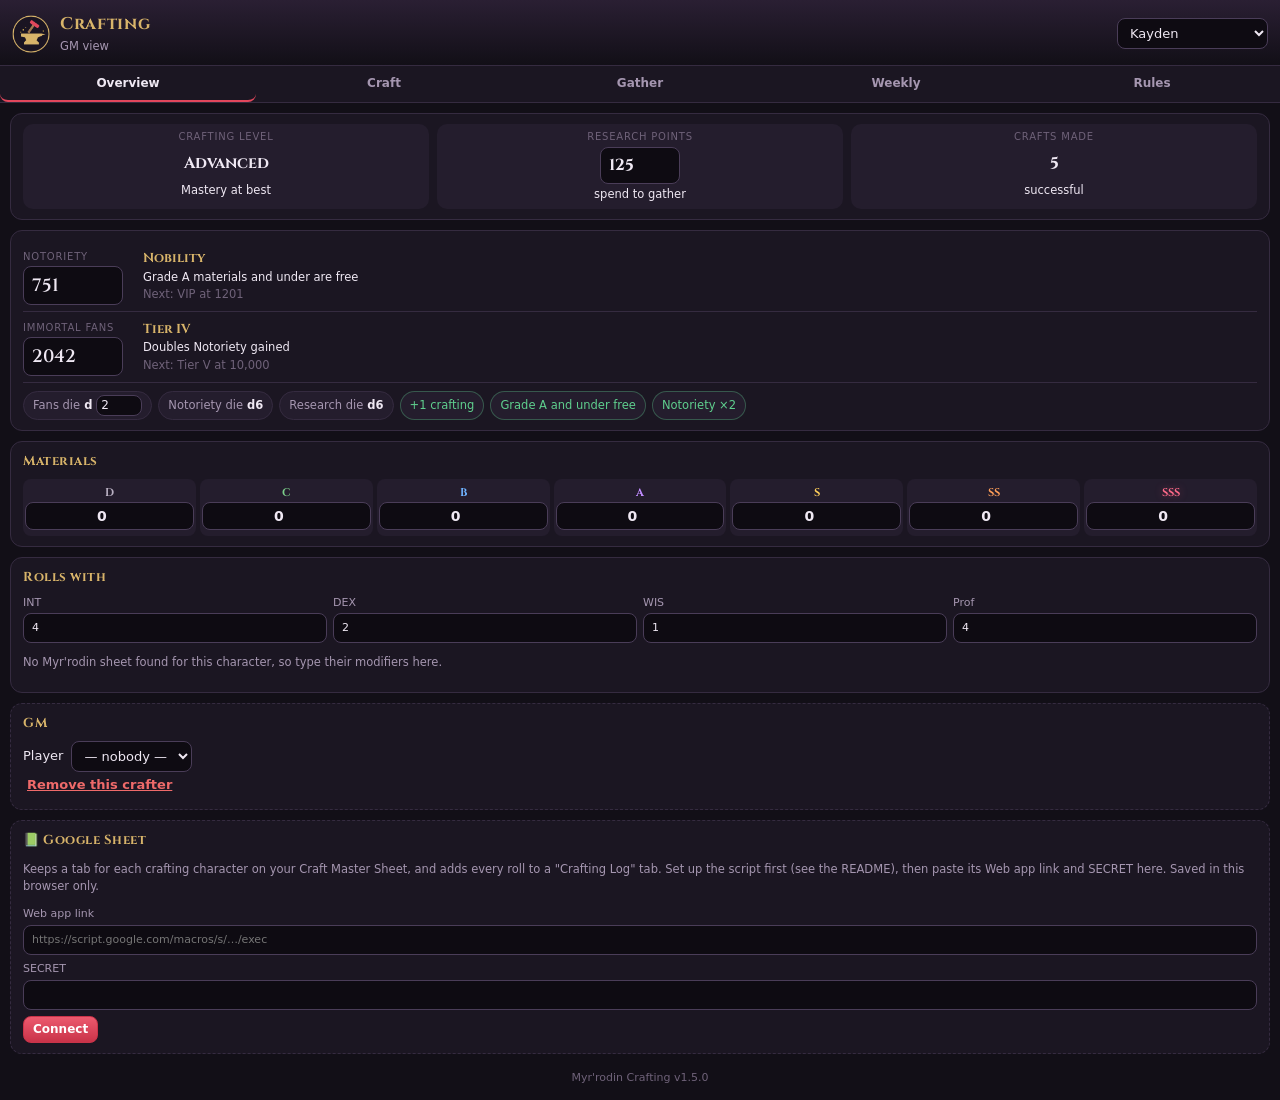
<file: index.html>
<!doctype html>
<html lang="en">
<head>
  <meta charset="utf-8" />
  <meta name="viewport" content="width=device-width, initial-scale=1" />
  <title>Myr'rodin Crafting</title>
  <link rel="preconnect" href="https://fonts.googleapis.com" />
  <link rel="preconnect" href="https://fonts.gstatic.com" crossorigin />
  <link href="https://fonts.googleapis.com/css2?family=Cinzel:wght@500;700&display=swap" rel="stylesheet" />
  <link rel="stylesheet" href="css/crafting.css?v=1.5.0" />
</head>
<body>
  <header class="top">
    <div class="brand"><img class="sigil" src="icon.png" alt="" /><div><h1>Crafting</h1><small id="who">Myr'rodin</small></div></div>
    <select id="char" aria-label="Character"></select>
  </header>
  <nav class="tabs" role="tablist">
    <button role="tab" data-tab="overview" class="on">Overview</button>
    <button role="tab" data-tab="craft">Craft</button>
    <button role="tab" data-tab="gather">Gather</button>
    <button role="tab" data-tab="weekly">Weekly</button>
    <button role="tab" data-tab="rules">Rules</button>
  </nav>
  <main id="app"><p class="muted center">Loading…</p></main>
  <footer class="ver">Myr'rodin Crafting v1.5.0</footer>
  <script type="module" src="js/app.js?v=1.5.0"></script>
  <script>(function(){var V="1.5.0";fetch("manifest.json",{cache:"no-store"}).then(r=>r.json()).then(function(m){var q=new URLSearchParams(location.search);if(m.version&&m.version!==V&&q.get("fresh")!==m.version){q.set("fresh",m.version);location.replace(location.pathname+"?"+q.toString()+location.hash);}}).catch(function(){});})();</script>
</body>
</html>
</file>
<file: css/crafting.css>
/* Myr'rodin Crafting — same look as the Myr'rodin System */
:root {
  --bg: #120f17; --surface: #1b1622; --raised: #241d2d; --sunken: #0e0b12;
  --line: #352b40; --line-strong: #4a3d58;
  --text: #efe8f3; --muted: #a596b0; --faint: #6f6279;
  --ember: #e2475c; --gold: #d8b46a; --good: #5fcf8e; --bad: #ef6a6a;
  --display: "Cinzel", Georgia, serif;
  --body: ui-sans-serif, system-ui, -apple-system, "Segoe UI", Roboto, sans-serif;
  color-scheme: dark;
}
* { box-sizing: border-box; }
html { overflow-y: auto; scrollbar-width: thin; scrollbar-color: #d8b46a66 transparent; -webkit-overflow-scrolling: touch; overscroll-behavior: contain; }
body { margin: 0; background: var(--bg); color: var(--text); font: 13px/1.45 var(--body); min-height: 100vh; }
h1, h3 { font-family: var(--display); color: var(--gold); margin: 0; letter-spacing: .04em; }
h1 { font-size: 17px; }
h3 { font-size: 13px; margin-bottom: 8px; }
.muted { color: var(--muted); } .faint { color: var(--faint); } .small, small { font-size: 11.5px; }
.bad { color: var(--bad); } .good { color: var(--good); } .center { text-align: center; }
.pad { padding: 0 12px; margin: 10px 0 0; }

.top { display: flex; align-items: center; justify-content: space-between; gap: 10px; padding: 12px 12px 10px; background: linear-gradient(180deg, #2a1f33, var(--bg)); border-bottom: 1px solid var(--line); }
.brand { display: flex; align-items: center; gap: 10px; min-width: 0; }
.sigil { width: 38px; height: 38px; }
.brand small { color: var(--muted); }
#char { max-width: 190px; }

.tabs { position: sticky; top: 0; z-index: 5; display: grid; grid-template-columns: repeat(5, 1fr); background: var(--surface); border-bottom: 1px solid var(--line); }
.tabs button { background: none; border: 0; border-bottom: 2px solid transparent; color: var(--muted); padding: 10px 2px; font: 600 12px var(--body); cursor: pointer; }
.tabs button.on { color: var(--text); border-bottom-color: var(--ember); }

main { padding: 10px; display: grid; gap: 10px; }
.card { background: var(--surface); border: 1px solid var(--line); border-radius: 12px; padding: 10px 12px; }
.card.gm { border-style: dashed; }
.row { display: flex; align-items: center; gap: 8px; justify-content: space-between; flex-wrap: wrap; }
.row h3 { margin: 0; }
.grid3 { display: grid; grid-template-columns: repeat(3, 1fr); gap: 8px; }
.stat { display: grid; gap: 2px; text-align: center; padding: 6px 4px; border-radius: 10px; background: var(--raised); }
.stat b { font-family: var(--display); font-size: 16px; }
.stat.rp b { color: #7fd0ff; }
.lbl { font-size: 10px; text-transform: uppercase; letter-spacing: .08em; color: var(--faint); }
.rank-row { display: grid; grid-template-columns: 110px 1fr; gap: 10px; align-items: center; padding: 6px 0; border-bottom: 1px solid var(--line); }
.rank-row:last-of-type { border-bottom: 0; }
.big { font-family: var(--display); font-size: 20px; color: var(--text); }
.rank-name { display: grid; gap: 1px; }
.rank-name b { color: var(--gold); font-family: var(--display); }
.chips { display: flex; flex-wrap: wrap; gap: 6px; margin-top: 8px; }
.chip { display: inline-flex; gap: 4px; align-items: center; padding: 3px 9px; border-radius: 99px; background: var(--raised); border: 1px solid var(--line); font-size: 11.5px; color: var(--muted); white-space: nowrap; }
.chip b { color: var(--text); }
.chip.good { color: var(--good); border-color: #5fcf8e55; } .chip.bad { color: var(--bad); border-color: #ef6a6a55; }

.mats { display: grid; grid-template-columns: repeat(7, 1fr); gap: 4px; }
.mat { display: grid; gap: 2px; text-align: center; padding: 6px 2px; border-radius: 8px; background: var(--raised); }
.mat span, .gem { font: 700 11px var(--display); }
.mat b { font-size: 14px; }
.mat .num { width: 100%; text-align: center; padding: 3px 0; }
.gem { display: inline-grid; place-items: center; min-width: 32px; padding: 2px 6px; border-radius: 6px; background: var(--raised); }
.g-D { color: #b9b0c2; } .g-C { color: #7ccf8a; } .g-B { color: #6fb3ff; } .g-A { color: #c08cff; }
.g-S { color: #ffcf5a; } .g-SS { color: #ff9f5a; } .g-SSS { color: #ff6a8a; text-shadow: 0 0 8px #ff6a8a66; }

input, select, button { font: inherit; color: var(--text); }
input, select { background: var(--sunken); border: 1px solid var(--line-strong); border-radius: 8px; padding: 6px 8px; }
input:focus, select:focus { outline: 2px solid #e2475c66; border-color: var(--ember); }
input:disabled { border-color: transparent; background: transparent; color: var(--text); opacity: 1; }
.num { width: 80px; }
.big .num { width: 100px; font: 600 18px var(--display); }
button { cursor: pointer; border-radius: 8px; border: 1px solid var(--line-strong); background: var(--raised); padding: 7px 12px; font-weight: 600; }
button:hover:not(:disabled) { border-color: var(--gold); }
button:disabled { opacity: .45; cursor: not-allowed; }
button.primary { background: linear-gradient(180deg, #ec5a6e, #c93349); border-color: #c93349; color: #fff; }
button.small { padding: 4px 9px; font-size: 12px; }
button.link { background: none; border: 0; color: var(--muted); padding: 4px; text-decoration: underline; }
button.link.danger { color: var(--bad); }
.big-btn { padding: 12px 22px; font-size: 15px; margin: 6px 0; }

.manual { display: grid; grid-template-columns: repeat(4, 1fr); gap: 6px; }
.manual label { display: grid; gap: 2px; font-size: 11px; color: var(--muted); }
.manual .num { width: 100%; }
.log { list-style: none; margin: 0; padding: 0; display: grid; gap: 4px; font-size: 12px; }
.log small { color: var(--faint); margin-right: 4px; }
.card.gm .row { justify-content: flex-start; }

.cats h3 { margin-bottom: 4px; }
.cat { border-top: 1px solid var(--line); }
.cat:first-of-type { border-top: 0; }
.cat-row { display: flex; align-items: center; gap: 6px; padding: 6px 0; }
.cat-name { flex: 1; min-width: 0; display: grid; text-align: left; background: none; border: 0; padding: 2px 0; font-weight: 400; }
.cat-name b { font-weight: 600; }
.cat-name small { color: var(--faint); }
.cat.has .cat-name b { color: var(--gold); }
.cat.open .cat-name b { color: var(--ember); }
.cat-row select { padding: 4px 6px; font-size: 12px; max-width: 104px; }
.tag { font-size: 11px; color: var(--muted); padding: 2px 7px; border-radius: 6px; background: var(--raised); }
.tag.rank { color: var(--gold); }
.craft-panel { margin: 0 0 10px; padding: 10px; border-radius: 10px; background: var(--raised); display: grid; gap: 6px; }
.craft-panel p { margin: 0; }
.result { padding: 8px 10px; border-radius: 8px; font-size: 13px; }
.result.ok { background: #5fcf8e1c; border: 1px solid #5fcf8e66; }
.result.fail { background: #ef6a6a1a; border: 1px solid #ef6a6a55; }
.result b { font: 700 16px var(--display); }

table { width: 100%; border-collapse: collapse; }
th { text-align: left; font-size: 10px; text-transform: uppercase; letter-spacing: .06em; color: var(--faint); padding: 4px; }
td { padding: 6px 4px; border-top: 1px solid var(--line); vertical-align: middle; }
.gather .buy { display: flex; gap: 4px; justify-content: flex-end; }
.gather .qty { width: 54px; }
.gather tr.locked td { opacity: .5; }
.ref td { font-size: 12px; }

.split { display: grid; gap: 8px; margin: 8px 0; }
.split label { display: grid; grid-template-columns: 1fr 90px 90px; align-items: center; gap: 8px; }
.split .num { width: 100%; }
.split small { color: var(--good); }
.empty { text-align: center; padding: 30px 16px; }
.ver { text-align: center; color: var(--faint); font-size: 11px; padding: 6px 0 14px; }
.num.tiny { width: 46px; padding: 1px 4px; font-size: 12px; }
.wdice { display: grid; grid-template-columns: repeat(auto-fill, minmax(76px, 1fr)); gap: 6px; margin: 8px 0; }
.wdie { display: grid; justify-items: center; gap: 2px; padding: 8px 4px; border-radius: 10px; background: var(--raised); border: 1px solid var(--line); }
.wdie b { font: 700 20px var(--display); }
.wdie small { font-size: 10px; color: var(--faint); }
.wdie.hot { border-color: #d8b46a99; box-shadow: 0 0 10px #d8b46a33 inset; }
.wdie.hot b { color: var(--gold); }
.wdie.max b { color: #ff6a8a; }
.pools { display: flex; gap: 2px; margin-top: 4px; }
.pools button { padding: 2px 7px; font-size: 11px; border-radius: 6px; background: var(--sunken); color: var(--muted); }
.pools button.on { background: var(--ember); border-color: var(--ember); color: #fff; }
.wsum { display: grid; grid-template-columns: repeat(3, 1fr); gap: 6px; margin: 4px 0 10px; }
.wsum > div { display: grid; gap: 2px; text-align: center; padding: 8px 4px; border-radius: 10px; background: var(--raised); }
.wsum b { font: 600 15px var(--display); overflow-wrap: anywhere; }
.wsum small { font-size: 10px; color: var(--faint); }
.wplan { display: grid; gap: 6px; margin: 8px 0 4px; }
.wpool { display: flex; align-items: center; justify-content: space-between; padding: 8px 10px; border-radius: 10px; background: var(--raised); }
.step { display: flex; align-items: center; gap: 10px; }
.step b { font: 700 18px var(--display); min-width: 18px; text-align: center; }
.step button { width: 32px; height: 32px; padding: 0; border-radius: 50%; font-size: 17px; line-height: 1; }
.wres { display: grid; grid-template-columns: 96px 1fr auto; gap: 8px; align-items: center; padding: 6px 0; border-top: 1px solid var(--line); }
.wres:first-of-type { border-top: 0; }
.wres b { font: 600 15px var(--display); text-align: right; }
.wvals { display: flex; flex-wrap: wrap; gap: 4px; }
.wvals span { padding: 1px 6px; border-radius: 6px; background: var(--sunken); font-size: 12px; }
.wvals span.hot { color: var(--gold); box-shadow: 0 0 0 1px #d8b46a88; }
details summary { cursor: pointer; margin-top: 8px; }
.chk { display: flex; align-items: flex-start; gap: 8px; cursor: pointer; }
.chk.gm-only { margin-top: 10px; padding: 7px 10px; border: 1px dashed var(--line-strong); border-radius: 8px; font-size: 12px; color: var(--muted); }
.chk input { margin-top: 2px; accent-color: var(--ember); }
.gm-reset { display: grid; gap: 4px; margin-top: 10px; padding-top: 10px; border-top: 1px dashed var(--line-strong); }
.gm-reset button { justify-self: start; }
.danger-btn { color: var(--bad); border-color: #ef6a6a66; background: #ef6a6a12; }
.math-back { position: fixed; inset: 0; background: rgba(8, 6, 12, .7); z-index: 20; }
.math { position: fixed; left: 10px; right: 10px; top: 50%; transform: translateY(-50%); max-height: calc(100vh - 30px); overflow-y: auto; z-index: 21; background: var(--surface); border: 1px solid var(--gold); border-radius: 14px; padding: 12px 14px; box-shadow: 0 20px 50px rgba(0,0,0,.6); display: grid; gap: 6px; }
.math h4 { margin: 6px 0 0; font: 600 12px var(--display); color: var(--gold); letter-spacing: .05em; }
.math p { margin: 0; }
.math-t td { font-size: 12px; }
.math-t tr.grew td { background: #d8b46a14; }
.math-t tr.none td { color: var(--faint); }
.math .primary { justify-self: end; margin-top: 4px; }
.sheet-card .field { display: grid; gap: 3px; margin: 6px 0; font-size: 11px; color: var(--muted); }
.sheet-card .field input { width: 100%; }
.row.left { justify-content: flex-start; }
</file>
